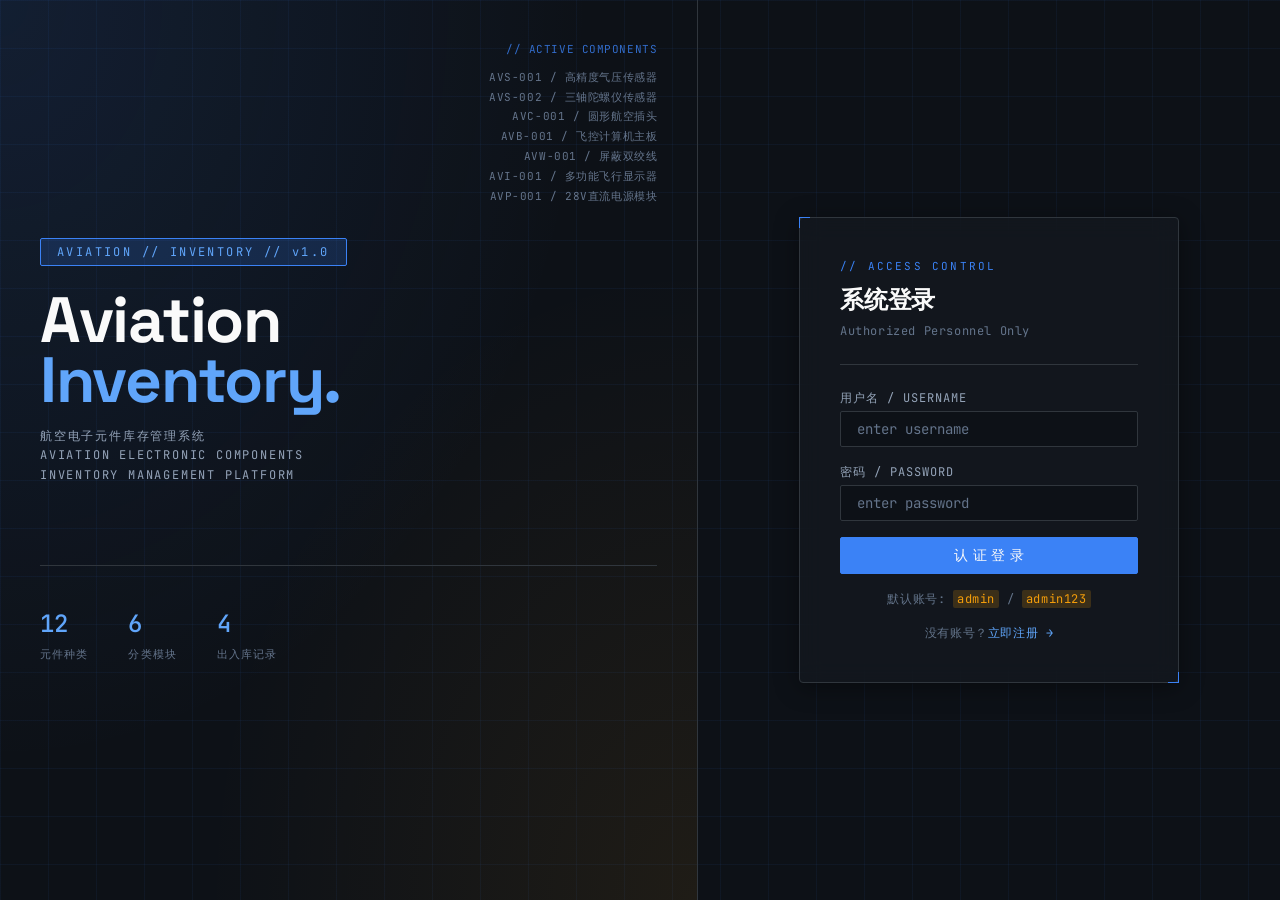
<file: src/main/webapp/index.html>
<!DOCTYPE html>
<html lang="zh-CN">
<head>
    <meta charset="UTF-8">
    <meta name="viewport" content="width=device-width, initial-scale=1.0">
    <title>航空电子元件库存管理系统 - 登录</title>
    <link rel="preconnect" href="https://fonts.googleapis.com">
    <link rel="preconnect" href="https://fonts.gstatic.com" crossorigin>
    <link href="https://fonts.googleapis.com/css2?family=Space+Grotesk:wght@400;500;600;700&family=JetBrains+Mono:wght@400;500;700&display=swap" rel="stylesheet">
    <link rel="stylesheet" href="css/style.css">
</head>
<body class="login-body">

    <!-- 左侧 Hero -->
    <div class="login-hero">
        <div class="hero-codes">
            AVS-001 / 高精度气压传感器<br>
            AVS-002 / 三轴陀螺仪传感器<br>
            AVC-001 / 圆形航空插头<br>
            AVB-001 / 飞控计算机主板<br>
            AVW-001 / 屏蔽双绞线<br>
            AVI-001 / 多功能飞行显示器<br>
            AVP-001 / 28V直流电源模块
        </div>

        <span class="hero-tag">AVIATION // INVENTORY // v1.0</span>

        <h1 class="hero-title">
            Aviation
            <span class="accent">Inventory.</span>
        </h1>

        <p class="hero-subtitle">
            航空电子元件库存管理系统<br>
            Aviation Electronic Components<br>
            Inventory Management Platform
        </p>

        <div class="hero-stats">
            <div class="hero-stat">
                <span class="hero-stat-value">12</span>
                <span class="hero-stat-label">元件种类</span>
            </div>
            <div class="hero-stat">
                <span class="hero-stat-value">6</span>
                <span class="hero-stat-label">分类模块</span>
            </div>
            <div class="hero-stat">
                <span class="hero-stat-value">4</span>
                <span class="hero-stat-label">出入库记录</span>
            </div>
        </div>
    </div>

    <!-- 右侧登录卡 -->
    <div class="login-form-side">
        <div class="login-container with-corners">
            <div class="login-header">
                <span class="label">// ACCESS CONTROL</span>
                <h1>系统登录</h1>
                <p>Authorized Personnel Only</p>
            </div>

            <form id="loginForm" class="login-form">
                <div class="form-group">
                    <label for="username">用户名 / Username</label>
                    <input type="text" id="username" placeholder="enter username" autocomplete="off" required>
                    <span class="error-message"></span>
                </div>
                <div class="form-group">
                    <label for="password">密码 / Password</label>
                    <input type="password" id="password" placeholder="enter password" required>
                    <span class="error-message"></span>
                </div>
                <button type="submit" class="btn btn-primary btn-block">认 证 登 录</button>
                <p class="login-hint">默认账号: <code>admin</code> / <code>admin123</code></p>
                <p class="login-hint">没有账号？<a href="register.html" style="color: var(--accent-cobalt-bright); text-decoration: none;">立即注册 →</a></p>
            </form>
        </div>
    </div>

    <script src="js/jquery-3.7.0.min.js"></script>
    <script>
        $(function() {
            $('#loginForm').on('submit', function(e) {
                e.preventDefault();
                var username = $('#username').val().trim();
                var password = $('#password').val().trim();

                if (!username || !password) {
                    alert('请输入用户名和密码');
                    return;
                }

                $.ajax({
                    url: 'login',
                    type: 'POST',
                    contentType: 'application/json',
                    data: JSON.stringify({ username: username, password: password }),
                    success: function(res) {
                        if (res.code === 200) {
                            window.sessionStorage && sessionStorage.setItem('user', JSON.stringify(res.data));
                            window.location.href = 'dashboard.html';
                        } else {
                            alert(res.msg || '登录失败');
                        }
                    },
                    error: function() {
                        alert('服务器连接失败，请检查服务是否启动');
                    }
                });
            });
        });
    </script>
</body>
</html>
</file>
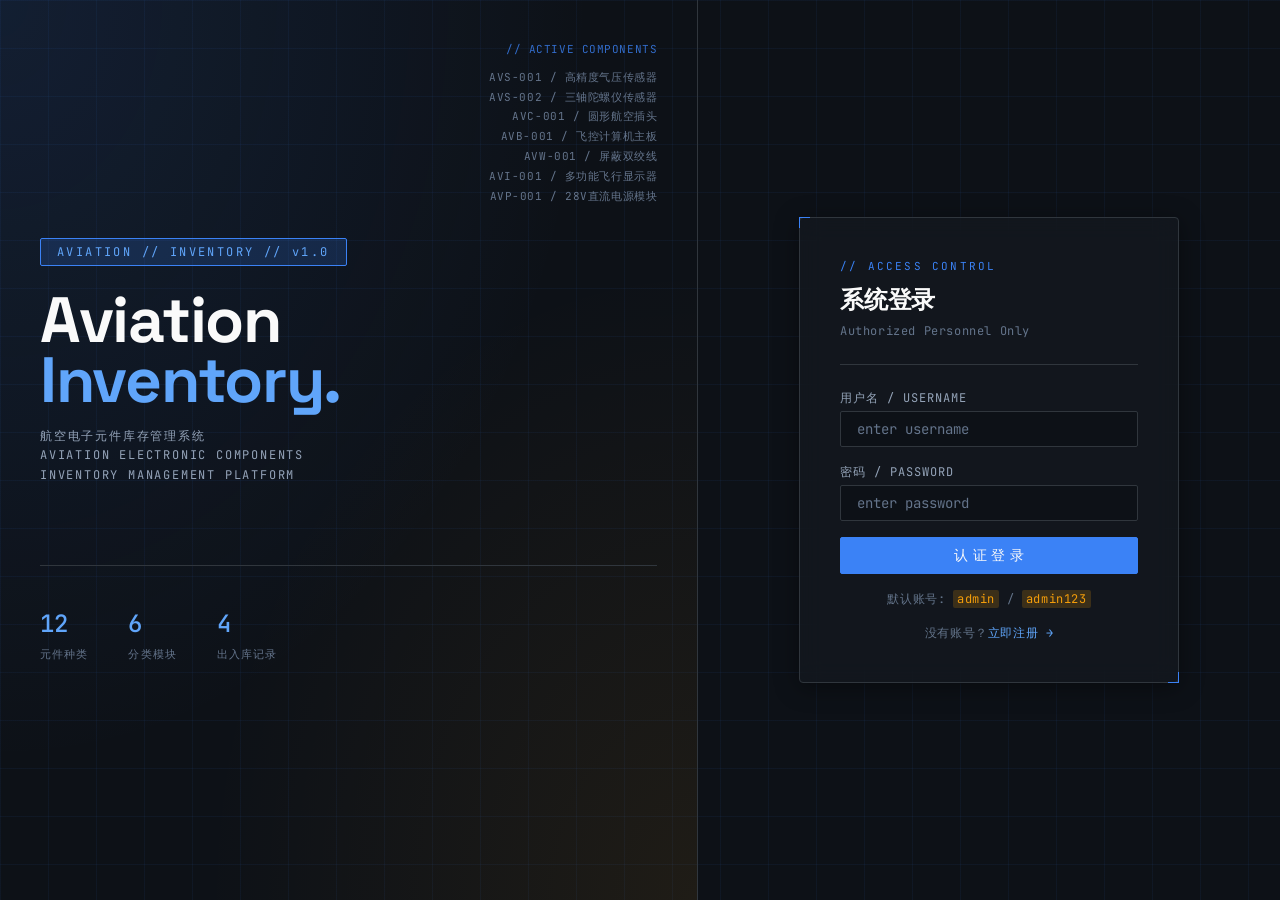
<file: src/main/webapp/dashboard.html>
<!DOCTYPE html>
<html lang="zh-CN">
<head>
    <meta charset="UTF-8">
    <title>航空电子元件库存管理系统 - 仪表盘</title>
    <link rel="preconnect" href="https://fonts.googleapis.com">
    <link rel="preconnect" href="https://fonts.gstatic.com" crossorigin>
    <link href="https://fonts.googleapis.com/css2?family=Space+Grotesk:wght@300;400;500;600;700&family=JetBrains+Mono:wght@300;400;500;700&display=swap" rel="stylesheet">
    <link rel="stylesheet" href="css/style.css">
</head>
<body>
    <nav class="navbar">
        <h2>航材库存管理</h2>
        <a href="dashboard.html" class="active">首页</a>
        <a href="components.html">元件管理</a>
        <a href="inventory.html">出入库管理</a>
        <a href="categories.html?v=20260716-2">分类管理</a>
        <a href="suppliers.html">供应商管理</a>
        <a href="profile.html">个人中心</a>
        <span class="user-info">欢迎, <span id="currentUser">管理员</span> | <a href="logout">退出</a></span>
    </nav>

    <div class="dash-container">

        <!-- ============ HERO 标题区 ============ -->
        <header class="dash-hero reveal">
            <div class="hero-meta">
                <span class="hero-label">// AVIATION INVENTORY</span>
                <span class="hero-label">// DASHBOARD v1.0</span>
                <span class="hero-label" id="heroDate">// LOADING...</span>
            </div>

            <h1 class="hero-title-xl">
                Inventory<span class="period">.</span>
            </h1>

            <p class="hero-subtitle-typewriter">
                <span id="typewriter"></span><span class="cursor">_</span>
            </p>

            <div class="hero-decoration">
                <span class="deco-line"></span>
                <span class="deco-text">SYSTEM ONLINE</span>
                <span class="deco-line"></span>
            </div>
        </header>

        <!-- ============ 大数字指标区 ============ -->
        <section class="big-numbers">
            <div class="big-num reveal" data-label="元件种类总数">
                <div class="num-label">元件种类总数</div>
                <div class="num-value" id="totalCount">0</div>
                <div class="num-suffix">TYPES</div>
            </div>
            <div class="big-num reveal" data-label="库存总量">
                <div class="num-label">库存总量</div>
                <div class="num-value" id="totalStock">0</div>
                <div class="num-suffix">UNITS</div>
            </div>
            <div class="big-num warning reveal" data-label="低库存预警">
                <div class="num-label">低库存预警</div>
                <div class="num-value" id="lowStockCount">0</div>
                <div class="num-suffix">ALERT</div>
            </div>
            <div class="big-num reveal" data-label="元件分类数">
                <div class="num-label">元件分类数</div>
                <div class="num-value" id="categoryCount">0</div>
                <div class="num-suffix">CATS</div>
            </div>
        </section>

        <!-- ============ 图表区 ============ -->
        <section class="charts-grid">
            <div class="chart-panel reveal">
                <div class="chart-header">
                    <h3 class="chart-title"><span class="bracket">[</span>元件分类占比<span class="bracket">]</span></h3>
                    <span class="chart-meta">// DONUT</span>
                </div>
                <div class="chart-body">
                    <div id="categoryChart" style="width: 100%; height: 320px;"></div>
                </div>
            </div>

            <div class="chart-panel reveal">
                <div class="chart-header">
                    <h3 class="chart-title"><span class="bracket">[</span>近7天出入库趋势<span class="bracket">]</span></h3>
                    <span class="chart-meta">// LINE</span>
                </div>
                <div class="chart-body">
                    <div id="trendChart" style="width: 100%; height: 320px;"></div>
                </div>
            </div>
        </section>

        <!-- ============ 表格区 ============ -->
        <section class="dash-tables">
            <div class="panel reveal" id="lowStockPanel" style="display:none;">
                <div class="panel-header">
                    <h3>低库存预警</h3>
                    <span class="panel-meta">// ATTENTION REQUIRED</span>
                </div>
                <table>
                    <thead><tr><th>编号</th><th>名称</th><th>当前库存</th><th>预警值</th><th>状态</th></tr></thead>
                    <tbody id="lowStockBody"></tbody>
                </table>
            </div>

            <div class="panel reveal">
                <div class="panel-header">
                    <h3>最近出入库记录</h3>
                    <span class="panel-meta">// LATEST 10</span>
                </div>
                <table>
                    <thead><tr><th>时间</th><th>编号</th><th>名称</th><th>类型</th><th>数量</th><th>操作人</th><th>备注</th></tr></thead>
                    <tbody id="recentRecords"></tbody>
                </table>
            </div>
        </section>

    </div>

    <script src="js/jquery-3.7.0.min.js"></script>
    <script src="js/echarts.min.js"></script>
    <script>
        // 当前用户
        var userStr = sessionStorage.getItem('user');
        if (!userStr) {
            window.location.href = 'index.html';
        } else {
            var u = JSON.parse(userStr);
            $('#currentUser').text(u.realName || u.username);
        }

        // 打字机效果
        var subtitleText = 'Aviation Electronic Components Inventory Management / 航空电子元件库存管理平台';
        var twIdx = 0;
        function typeWriter() {
            if (twIdx < subtitleText.length) {
                $('#typewriter').text(subtitleText.substring(0, twIdx + 1));
                twIdx++;
                setTimeout(typeWriter, 45);
            } else {
                // 完成后光标持续闪烁（CSS 已处理）
            }
        }
        setTimeout(typeWriter, 400);

        // 显示日期
        var now = new Date();
        var dateStr = now.getFullYear() + '.' + String(now.getMonth()+1).padStart(2,'0') + '.' + String(now.getDate()).padStart(2,'0');
        $('#heroDate').text('// ' + dateStr);

        // 大数字滚动动画
        var numberTimers = {};
        function animateNumber(selector, target) {
            var $el = $(selector);
            target = Number(target) || 0;
            var current = Number($el.text()) || 0;
            var distance = target - current;

            if (numberTimers[selector]) {
                clearInterval(numberTimers[selector]);
            }
            if (distance === 0) {
                $el.text(target);
                return;
            }

            var step = distance / 20;
            var frame = 0;
            numberTimers[selector] = setInterval(function() {
                frame++;
                if (frame >= 20) {
                    $el.text(target);
                    clearInterval(numberTimers[selector]);
                    delete numberTimers[selector];
                    return;
                }
                $el.text(Math.round(current + step * frame));
            }, 30);
        }

        var dashboardRequest = null;
        var dashboardRequestId = 0;
        var categoryChart = null;
        var trendChart = null;

        function escapeHtml(value) {
            return $('<div>').text(value == null ? '' : String(value)).html();
        }

        // 加载仪表盘数据。每次只保留最新请求，避免快速切换页面时旧响应覆盖新数据。
        function loadDashboardData() {
            var requestId = ++dashboardRequestId;
            if (dashboardRequest) {
                dashboardRequest.abort();
            }

            dashboardRequest = $.ajax({
                url: 'dashboard',
                method: 'GET',
                dataType: 'json',
                cache: false
            }).done(function(res) {
                if (requestId !== dashboardRequestId || res.code !== 200) { return; }
                var d = res.data;
                var stats = d.statistics;

                // 大数字滚动
                animateNumber('#totalCount', stats.totalCount || 0);
                animateNumber('#totalStock', stats.totalStock || 0);
                animateNumber('#lowStockCount', stats.lowStockCount || 0);
                animateNumber('#categoryCount', stats.categoryCount || 0);

                // 渲染环形图
                renderCategoryChart(d.categoryStats || []);
                // 渲染折线图
                renderTrendChart(d.trend7d || []);

                // 低库存预警
                var lowStockList = d.lowStockList || [];
                var html = '';
                for (var i = 0; i < lowStockList.length; i++) {
                    var c = lowStockList[i];
                    html += '<tr><td class="mono">' + escapeHtml(c.partNumber) + '</td><td>' + escapeHtml(c.name) + '</td>'
                        + '<td class="mono">' + escapeHtml(c.stockQuantity) + '</td><td class="mono">' + escapeHtml(c.minStock) + '</td>'
                        + '<td><span class="tag tag-low">库存不足</span></td></tr>';
                }
                $('#lowStockBody').html(html);
                $('#lowStockPanel').toggle(lowStockList.length > 0);

                // 最近记录
                var records = d.recentRecords || [];
                var rhtml = '';
                var limit = Math.min(records.length, 10);
                for (var j = 0; j < limit; j++) {
                    var r = records[j];
                    var tagClass = r.type === 'in' ? 'tag-in' : 'tag-out';
                    var tagText = r.type === 'in' ? '入库' : '出库';
                    rhtml += '<tr><td>' + escapeHtml(r.createTime) + '</td><td class="mono">' + escapeHtml(r.partNumber) + '</td>'
                        + '<td>' + escapeHtml(r.componentName) + '</td>'
                        + '<td><span class="tag ' + tagClass + '">' + tagText + '</span></td>'
                        + '<td class="mono">' + escapeHtml(r.quantity) + '</td><td>' + escapeHtml(r.operator) + '</td>'
                        + '<td>' + escapeHtml(r.remark) + '</td></tr>';
                }
                $('#recentRecords').html(rhtml);
            }).always(function() {
                if (requestId === dashboardRequestId) {
                    dashboardRequest = null;
                }
            });
        }

        loadDashboardData();

        // 浏览器后退/前进可能直接恢复旧页面；从其他标签切回来时也重新获取最新库存。
        window.addEventListener('pageshow', function(event) {
            if (event.persisted) {
                loadDashboardData();
            }
        });
        document.addEventListener('visibilitychange', function() {
            if (!document.hidden) {
                loadDashboardData();
            }
        });

        // 环形图: 元件分类占比
        function renderCategoryChart(data) {
            var chartElement = document.getElementById('categoryChart');
            categoryChart = echarts.getInstanceByDom(chartElement) || echarts.init(chartElement);
            categoryChart.setOption({
                backgroundColor: 'transparent',
                tooltip: {
                    trigger: 'item',
                    renderMode: 'richText',
                    backgroundColor: 'rgba(13, 17, 23, 0.95)',
                    borderColor: '#3b82f6',
                    borderWidth: 1,
                    textStyle: { color: '#fafafa', fontFamily: 'JetBrains Mono, monospace', fontSize: 12 }
                },
                legend: {
                    type: 'scroll',
                    orient: 'vertical',
                    right: 10,
                    top: 'center',
                    textStyle: { color: '#94a3b8', fontFamily: 'JetBrains Mono, monospace', fontSize: 11 },
                    pageTextStyle: { color: '#94a3b8' }
                },
                series: [{
                    name: '元件分类',
                    type: 'pie',
                    radius: ['45%', '75%'],
                    center: ['38%', '50%'],
                    avoidLabelOverlap: false,
                    itemStyle: {
                        borderColor: '#0d1117',
                        borderWidth: 2
                    },
                    label: { show: false },
                    labelLine: { show: false },
                    emphasis: {
                        label: {
                            show: true,
                            fontSize: 14,
                            fontWeight: 600,
                            color: '#fafafa',
                            fontFamily: 'Space Grotesk, sans-serif',
                            formatter: '{b}\n{c} 件'
                        },
                        itemStyle: {
                            shadowBlur: 20,
                            shadowColor: 'rgba(59, 130, 246, 0.5)'
                        }
                    },
                    data: data,
                    color: ['#3b82f6', '#60a5fa', '#f59e0b', '#10b981', '#ef4444', '#a78bfa', '#06b6d4', '#ec4899']
                }]
            }, true);
        }

        // 折线图: 近7天出入库趋势
        function renderTrendChart(data) {
            var chartElement = document.getElementById('trendChart');
            trendChart = echarts.getInstanceByDom(chartElement) || echarts.init(chartElement);
            var dates = data.map(function(d) { return d.date; });
            var inData = data.map(function(d) { return d.inTotal; });
            var outData = data.map(function(d) { return d.outTotal; });
            trendChart.setOption({
                backgroundColor: 'transparent',
                tooltip: {
                    trigger: 'axis',
                    renderMode: 'richText',
                    backgroundColor: 'rgba(13, 17, 23, 0.95)',
                    borderColor: '#3b82f6',
                    borderWidth: 1,
                    textStyle: { color: '#fafafa', fontFamily: 'JetBrains Mono, monospace', fontSize: 12 }
                },
                legend: {
                    data: ['入库', '出库'],
                    textStyle: { color: '#94a3b8', fontFamily: 'JetBrains Mono, monospace', fontSize: 11 },
                    top: 0,
                    right: 10
                },
                grid: { left: 50, right: 20, top: 40, bottom: 40 },
                xAxis: {
                    type: 'category',
                    data: dates,
                    axisLine: { lineStyle: { color: '#30363d' } },
                    axisLabel: { color: '#64748b', fontFamily: 'JetBrains Mono, monospace', fontSize: 11 },
                    axisTick: { show: false }
                },
                yAxis: {
                    type: 'value',
                    axisLine: { show: false },
                    axisLabel: { color: '#64748b', fontFamily: 'JetBrains Mono, monospace', fontSize: 11 },
                    splitLine: { lineStyle: { color: 'rgba(48, 54, 61, 0.5)', type: 'dashed' } }
                },
                series: [
                    {
                        name: '入库',
                        type: 'line',
                        data: inData,
                        smooth: true,
                        symbol: 'circle',
                        symbolSize: 6,
                        lineStyle: { color: '#10b981', width: 2 },
                        itemStyle: { color: '#10b981', borderColor: '#0d1117', borderWidth: 2 },
                        areaStyle: {
                            color: {
                                type: 'linear', x: 0, y: 0, x2: 0, y2: 1,
                                colorStops: [
                                    { offset: 0, color: 'rgba(16, 185, 129, 0.3)' },
                                    { offset: 1, color: 'rgba(16, 185, 129, 0)' }
                                ]
                            }
                        }
                    },
                    {
                        name: '出库',
                        type: 'line',
                        data: outData,
                        smooth: true,
                        symbol: 'circle',
                        symbolSize: 6,
                        lineStyle: { color: '#ef4444', width: 2 },
                        itemStyle: { color: '#ef4444', borderColor: '#0d1117', borderWidth: 2 },
                        areaStyle: {
                            color: {
                                type: 'linear', x: 0, y: 0, x2: 0, y2: 1,
                                colorStops: [
                                    { offset: 0, color: 'rgba(239, 68, 68, 0.3)' },
                                    { offset: 1, color: 'rgba(239, 68, 68, 0)' }
                                ]
                            }
                        }
                    }
                ]
            }, true);
        }

        window.addEventListener('resize', function() {
            if (categoryChart) { categoryChart.resize(); }
            if (trendChart) { trendChart.resize(); }
        });
    </script>
</body>
</html>
</file>
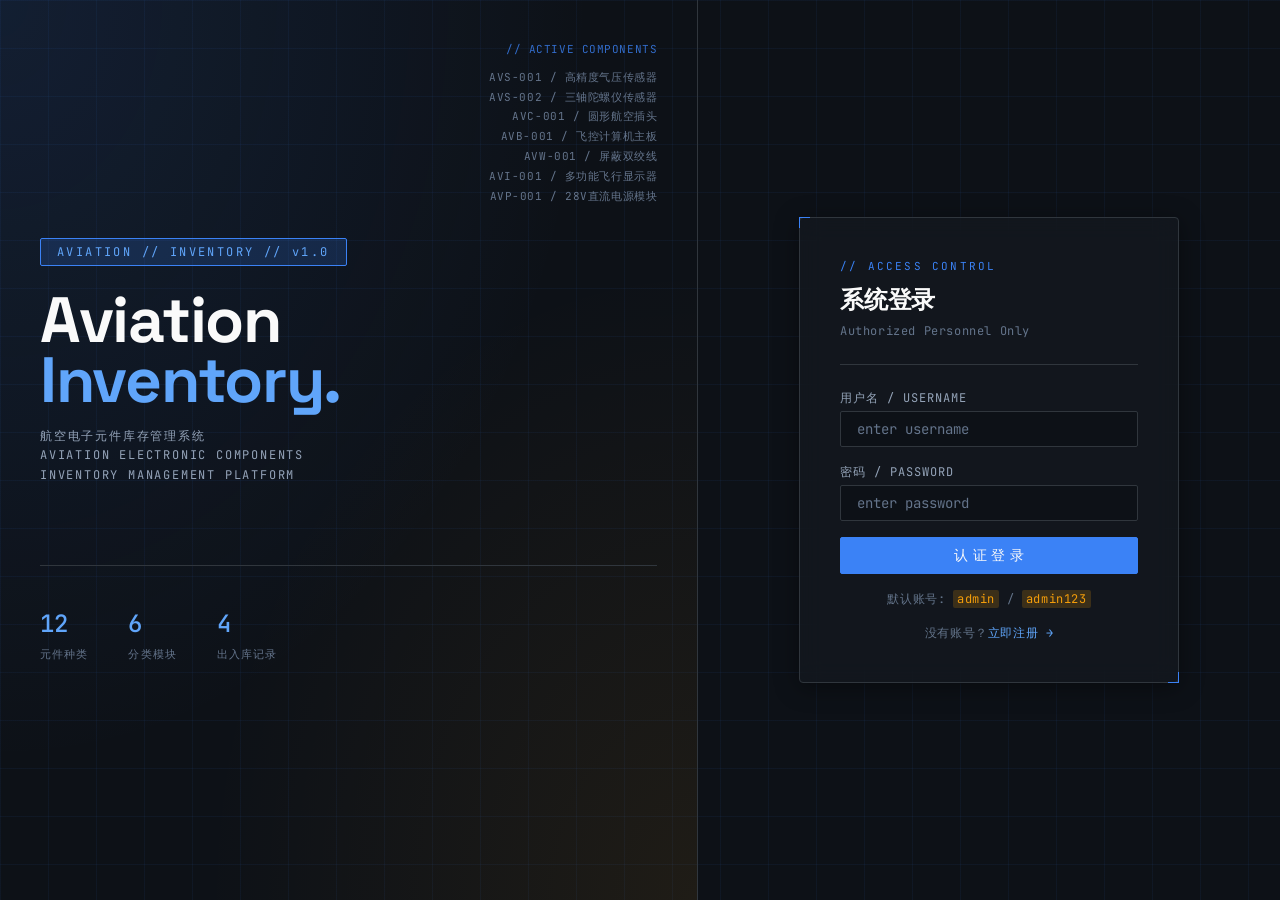
<file: src/main/webapp/profile.html>
<!DOCTYPE html>
<html lang="zh-CN">
<head>
    <meta charset="UTF-8">
    <title>航空电子元件库存管理系统 - 个人中心</title>
    <link rel="preconnect" href="https://fonts.googleapis.com">
    <link rel="preconnect" href="https://fonts.gstatic.com" crossorigin>
    <link href="https://fonts.googleapis.com/css2?family=Space+Grotesk:wght@400;500;600;700&family=JetBrains+Mono:wght@400;500;700&display=swap" rel="stylesheet">
    <link rel="stylesheet" href="css/style.css">
</head>
<body>
    <nav class="navbar">
        <h2>航材库存管理</h2>
        <a href="dashboard.html">首页</a>
        <a href="components.html">元件管理</a>
        <a href="inventory.html">出入库管理</a>
        <a href="categories.html?v=20260716-2">分类管理</a>
        <a href="suppliers.html">供应商管理</a>
        <a href="profile.html" class="active">个人中心</a>
        <span class="user-info">欢迎, <span id="currentUser">管理员</span> | <a href="logout">退出</a></span>
    </nav>

    <div class="main-content">
        <div class="profile-grid" style="display: grid; grid-template-columns: 1fr 1fr; gap: 20px;">

            <!-- 用户信息卡 -->
            <div class="panel">
                <div class="panel-header">
                    <h3>用户信息</h3>
                </div>
                <div style="padding: 20px;">
                    <div class="profile-row" style="display: flex; justify-content: space-between; padding: 12px 0; border-bottom: 1px solid var(--border-line); font-family: var(--font-mono); font-size: 13px;">
                        <span style="color: var(--text-tertiary); letter-spacing: 0.05em;">// USERNAME</span>
                        <span id="pUsername" style="color: var(--accent-cobalt-bright);">-</span>
                    </div>
                    <div class="profile-row" style="display: flex; justify-content: space-between; padding: 12px 0; border-bottom: 1px solid var(--border-line); font-family: var(--font-mono); font-size: 13px;">
                        <span style="color: var(--text-tertiary); letter-spacing: 0.05em;">// REAL_NAME</span>
                        <span id="pRealName" style="color: var(--text-primary);">-</span>
                    </div>
                    <div class="profile-row" style="display: flex; justify-content: space-between; padding: 12px 0; border-bottom: 1px solid var(--border-line); font-family: var(--font-mono); font-size: 13px;">
                        <span style="color: var(--text-tertiary); letter-spacing: 0.05em;">// ROLE</span>
                        <span id="pRole">-</span>
                    </div>
                    <div class="profile-row" style="display: flex; justify-content: space-between; padding: 12px 0; font-family: var(--font-mono); font-size: 13px;">
                        <span style="color: var(--text-tertiary); letter-spacing: 0.05em;">// CREATE_TIME</span>
                        <span id="pCreateTime" style="color: var(--text-primary);">-</span>
                    </div>
                </div>
            </div>

            <!-- 修改密码卡 -->
            <div class="panel">
                <div class="panel-header">
                    <h3>修改密码</h3>
                </div>
                <div style="padding: 20px;">
                    <div class="form-group" style="margin-bottom: 16px;">
                        <label style="display: block; margin-bottom: 6px; font-family: var(--font-mono); font-size: 12px; color: var(--text-secondary); letter-spacing: 0.05em; text-transform: uppercase;">原密码</label>
                        <input type="password" id="oldPassword" style="width: 100%; padding: 8px 12px; background: var(--bg-base); border: 1px solid var(--border-line); border-radius: 2px; color: var(--text-primary); font-family: var(--font-mono); font-size: 13px;" placeholder="enter old password">
                    </div>
                    <div class="form-group" style="margin-bottom: 16px;">
                        <label style="display: block; margin-bottom: 6px; font-family: var(--font-mono); font-size: 12px; color: var(--text-secondary); letter-spacing: 0.05em; text-transform: uppercase;">新密码</label>
                        <input type="password" id="newPassword" style="width: 100%; padding: 8px 12px; background: var(--bg-base); border: 1px solid var(--border-line); border-radius: 2px; color: var(--text-primary); font-family: var(--font-mono); font-size: 13px;" placeholder="enter new password">
                    </div>
                    <div class="form-group" style="margin-bottom: 16px;">
                        <label style="display: block; margin-bottom: 6px; font-family: var(--font-mono); font-size: 12px; color: var(--text-secondary); letter-spacing: 0.05em; text-transform: uppercase;">确认新密码</label>
                        <input type="password" id="confirmNewPassword" style="width: 100%; padding: 8px 12px; background: var(--bg-base); border: 1px solid var(--border-line); border-radius: 2px; color: var(--text-primary); font-family: var(--font-mono); font-size: 13px;" placeholder="confirm new password">
                    </div>
                    <button class="btn btn-primary" onclick="changePassword()" style="width: 100%;">确认修改</button>
                </div>
            </div>

        </div>
    </div>

    <script src="js/jquery-3.7.0.min.js"></script>
    <script>
        var currentUser = null;
        var userStr = sessionStorage.getItem('user');
        if (!userStr) {
            alert('请先登录');
            window.location.href = 'index.html';
        } else {
            currentUser = JSON.parse(userStr);
            $('#currentUser').text(currentUser.realName || currentUser.username);
            $('#pUsername').text(currentUser.username);
            $('#pRealName').text(currentUser.realName || '-');
            var roleTag = currentUser.role === 'admin'
                ? '<span class="tag tag-in">ADMIN</span>'
                : '<span class="tag tag-low">OPERATOR</span>';
            $('#pRole').html(roleTag);
            $('#pCreateTime').text(currentUser.createTime || '-');
        }

        function changePassword() {
            var oldPwd = $('#oldPassword').val();
            var newPwd = $('#newPassword').val();
            var confirmPwd = $('#confirmNewPassword').val();

            if (!oldPwd || !newPwd) { alert('请填写原密码和新密码'); return; }
            if (newPwd !== confirmPwd) { alert('两次新密码不一致'); return; }
            if (newPwd === oldPwd) { alert('新密码不能与原密码相同'); return; }

            $.ajax({
                url: 'user?action=changepwd',
                type: 'POST',
                contentType: 'application/json',
                data: JSON.stringify({
                    id: currentUser.id,
                    oldPassword: oldPwd,
                    newPassword: newPwd
                }),
                success: function(res) {
                    if (res.code === 200) {
                        alert('密码修改成功，请重新登录');
                        sessionStorage.removeItem('user');
                        window.location.href = 'logout';
                    } else {
                        alert(res.msg || '修改失败');
                    }
                },
                error: function() { alert('服务器连接失败'); }
            });
        }
    </script>
</body>
</html>
</file>
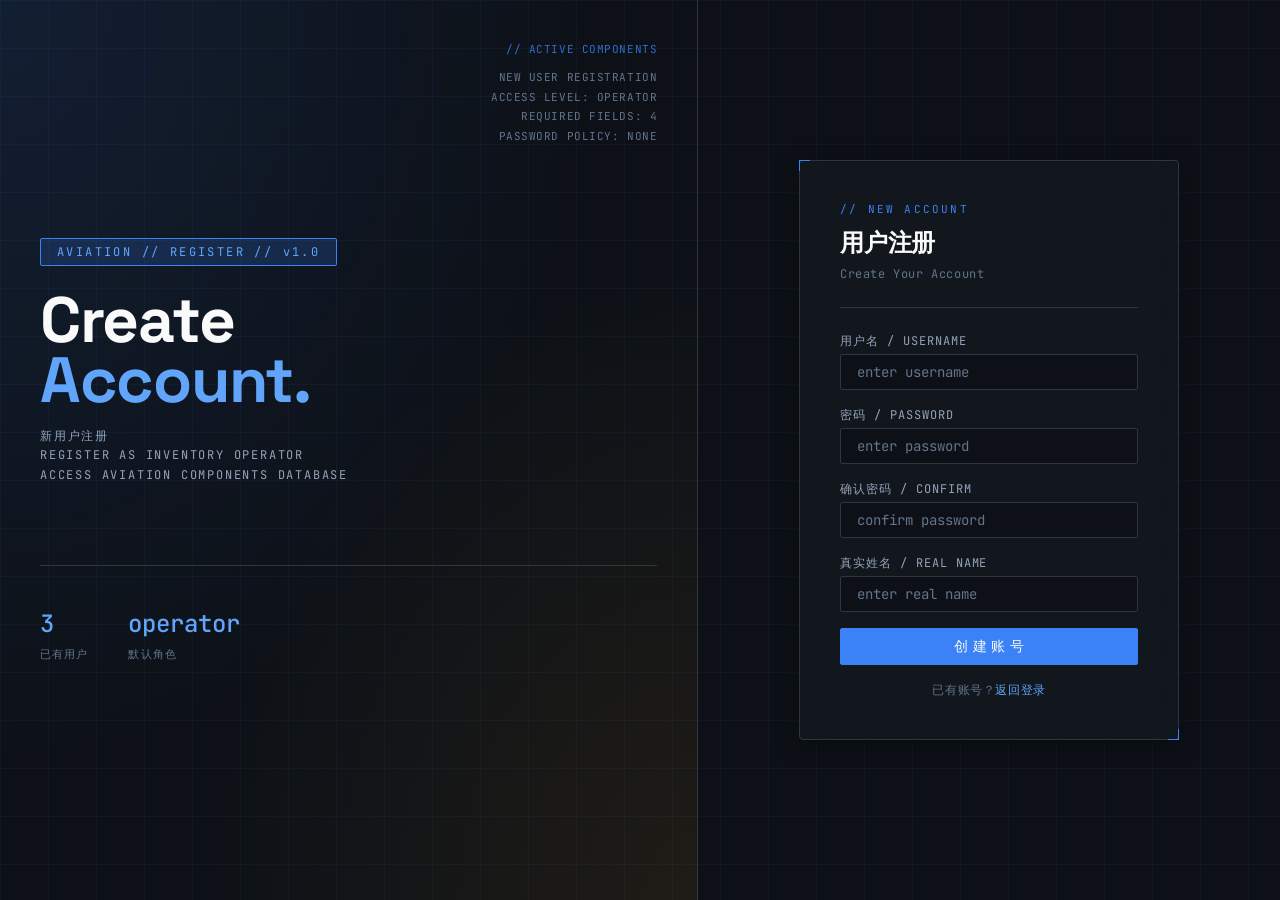
<file: src/main/webapp/register.html>
<!DOCTYPE html>
<html lang="zh-CN">
<head>
    <meta charset="UTF-8">
    <meta name="viewport" content="width=device-width, initial-scale=1.0">
    <title>航空电子元件库存管理系统 - 注册</title>
    <link rel="preconnect" href="https://fonts.googleapis.com">
    <link rel="preconnect" href="https://fonts.gstatic.com" crossorigin>
    <link href="https://fonts.googleapis.com/css2?family=Space+Grotesk:wght@400;500;600;700&family=JetBrains+Mono:wght@400;500;700&display=swap" rel="stylesheet">
    <link rel="stylesheet" href="css/style.css">
</head>
<body class="login-body">

    <!-- 左侧 Hero -->
    <div class="login-hero">
        <div class="hero-codes">
            NEW USER REGISTRATION<br>
            ACCESS LEVEL: OPERATOR<br>
            REQUIRED FIELDS: 4<br>
            PASSWORD POLICY: NONE
        </div>

        <span class="hero-tag">AVIATION // REGISTER // v1.0</span>

        <h1 class="hero-title">
            Create
            <span class="accent">Account.</span>
        </h1>

        <p class="hero-subtitle">
            新用户注册<br>
            Register as Inventory Operator<br>
            Access Aviation Components Database
        </p>

        <div class="hero-stats">
            <div class="hero-stat">
                <span class="hero-stat-value">3</span>
                <span class="hero-stat-label">已有用户</span>
            </div>
            <div class="hero-stat">
                <span class="hero-stat-value">operator</span>
                <span class="hero-stat-label">默认角色</span>
            </div>
        </div>
    </div>

    <!-- 右侧注册卡 -->
    <div class="login-form-side">
        <div class="login-container with-corners">
            <div class="login-header">
                <span class="label">// NEW ACCOUNT</span>
                <h1>用户注册</h1>
                <p>Create Your Account</p>
            </div>

            <form id="registerForm" class="login-form">
                <div class="form-group">
                    <label for="username">用户名 / Username</label>
                    <input type="text" id="username" placeholder="enter username" autocomplete="off" required>
                </div>
                <div class="form-group">
                    <label for="password">密码 / Password</label>
                    <input type="password" id="password" placeholder="enter password" required>
                </div>
                <div class="form-group">
                    <label for="confirmPassword">确认密码 / Confirm</label>
                    <input type="password" id="confirmPassword" placeholder="confirm password" required>
                </div>
                <div class="form-group">
                    <label for="realName">真实姓名 / Real Name</label>
                    <input type="text" id="realName" placeholder="enter real name" autocomplete="off">
                </div>
                <button type="submit" class="btn btn-primary btn-block">创 建 账 号</button>
                <p class="login-hint">已有账号？<a href="index.html" style="color: var(--accent-cobalt-bright); text-decoration: none;">返回登录</a></p>
            </form>
        </div>
    </div>

    <script src="js/jquery-3.7.0.min.js"></script>
    <script>
        $(function() {
            $('#registerForm').on('submit', function(e) {
                e.preventDefault();
                var username = $('#username').val().trim();
                var password = $('#password').val();
                var confirmPassword = $('#confirmPassword').val();
                var realName = $('#realName').val().trim();

                if (!username || !password) {
                    alert('用户名和密码不能为空');
                    return;
                }
                if (password !== confirmPassword) {
                    alert('两次输入的密码不一致');
                    return;
                }

                $.ajax({
                    url: 'user?action=register',
                    type: 'POST',
                    contentType: 'application/json',
                    data: JSON.stringify({
                        username: username,
                        password: password,
                        realName: realName
                    }),
                    success: function(res) {
                        if (res.code === 200) {
                            alert('注册成功，请登录');
                            window.location.href = 'index.html';
                        } else {
                            alert(res.msg || '注册失败');
                        }
                    },
                    error: function() {
                        alert('服务器连接失败');
                    }
                });
            });
        });
    </script>
</body>
</html>
</file>
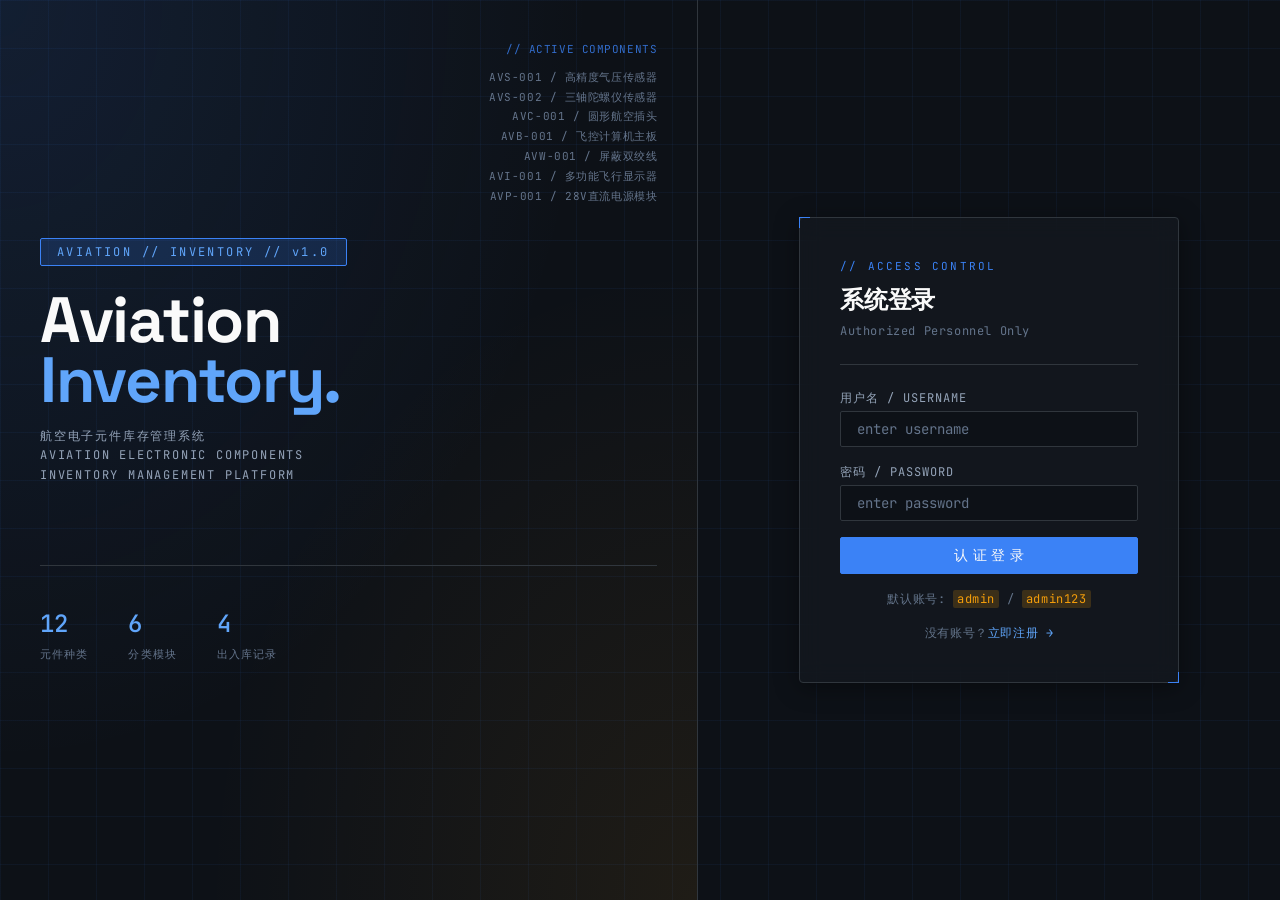
<file: src/main/webapp/suppliers.html>
<!DOCTYPE html>
<html lang="zh-CN">
<head>
    <meta charset="UTF-8">
    <title>航空电子元件库存管理系统 - 供应商管理</title>
    <link rel="preconnect" href="https://fonts.googleapis.com">
    <link rel="preconnect" href="https://fonts.gstatic.com" crossorigin>
    <link href="https://fonts.googleapis.com/css2?family=Space+Grotesk:wght@400;500;600;700&family=JetBrains+Mono:wght@400;500;700&display=swap" rel="stylesheet">
    <link rel="stylesheet" href="css/style.css">
</head>
<body>
    <nav class="navbar">
        <h2>航材库存管理</h2>
        <a href="dashboard.html">首页</a>
        <a href="components.html">元件管理</a>
        <a href="inventory.html">出入库管理</a>
        <a href="categories.html?v=20260716-2">分类管理</a>
        <a href="suppliers.html" class="active">供应商管理</a>
        <a href="profile.html">个人中心</a>
        <span class="user-info">欢迎, <span id="currentUser">管理员</span> | <a href="logout">退出</a></span>
    </nav>

    <div class="main-content">
        <div class="panel">
            <div class="panel-header">
                <h3>供应商列表</h3>
                <div class="panel-toolbar">
                    <input type="text" id="searchInput" placeholder="搜索编号/名称/联系人..." style="min-width: 200px;">
                    <select id="filterLevel" style="min-width: 120px;">
                        <option value="">全部等级</option>
                        <option value="qualified">合格</option>
                        <option value="pending">待评估</option>
                        <option value="blacklist">黑名单</option>
                    </select>
                    <button class="btn btn-primary btn-sm" onclick="searchSuppliers()">查询</button>
                    <button class="btn btn-cancel btn-sm" onclick="resetFilter()">重置</button>
                    <button class="btn btn-success btn-sm" onclick="showAddModal()">+ 新增供应商</button>
                </div>
            </div>
            <table>
                <thead>
                    <tr>
                        <th>编号</th>
                        <th>供应商名称</th>
                        <th>联系人</th>
                        <th>电话</th>
                        <th>等级</th>
                        <th>创建时间</th>
                        <th>操作</th>
                    </tr>
                </thead>
                <tbody id="supplierBody"></tbody>
            </table>
        </div>
    </div>

    <!-- 新增/编辑弹窗 -->
    <div class="modal-overlay" id="supplierModal">
        <div class="modal">
            <h3 id="modalTitle">新增供应商</h3>
            <input type="hidden" id="editId">
            <div class="form-group"><label>供应商编号 *</label><input type="text" id="supplierCode" placeholder="如: SUP-009"></div>
            <div class="form-group"><label>供应商名称 *</label><input type="text" id="name" placeholder="如: 中航电子有限公司"></div>
            <div class="form-group"><label>联系人</label><input type="text" id="contactPerson" placeholder="如: 王建国"></div>
            <div class="form-group"><label>联系电话</label><input type="text" id="phone" placeholder="如: 010-88561234"></div>
            <div class="form-group"><label>邮箱</label><input type="text" id="email" placeholder="如: sales@example.com"></div>
            <div class="form-group"><label>地址</label><input type="text" id="address" placeholder="如: 北京市海淀区..."></div>
            <div class="form-group">
                <label>等级</label>
                <select id="level">
                    <option value="qualified">合格</option>
                    <option value="pending">待评估</option>
                    <option value="blacklist">黑名单</option>
                </select>
            </div>
            <div class="form-group"><label>备注</label><textarea id="remark"></textarea></div>
            <div class="modal-actions">
                <button class="btn btn-cancel" onclick="closeModal()">取消</button>
                <button class="btn btn-primary" id="supplierSubmitBtn" onclick="saveSupplier()">保存</button>
            </div>
        </div>
    </div>

    <!-- 供应商元件详情弹窗 -->
    <div class="modal-overlay" id="componentsModal">
        <div class="modal">
            <h3>该供应商供应的元件</h3>
            <table>
                <thead><tr><th>编号</th><th>名称</th><th>厂家</th><th>库存</th><th>预警值</th></tr></thead>
                <tbody id="supplierComponentsBody"></tbody>
            </table>
            <div class="modal-actions">
                <button class="btn btn-cancel" onclick="closeComponentsModal()">关闭</button>
            </div>
        </div>
    </div>

    <script src="js/jquery-3.7.0.min.js"></script>
    <script>
        var userStr = sessionStorage.getItem('user');
        if (!userStr) {
            window.location.href = 'index.html';
        } else {
            var user = JSON.parse(userStr);
            $('#currentUser').text(user.realName || user.username);
        }

        function escapeHtml(value) {
            return $('<div>').text(value == null ? '' : String(value)).html();
        }

        function levelTag(level) {
            if (level === 'qualified') return '<span class="tag tag-ok">合格</span>';
            if (level === 'pending') return '<span class="tag tag-low">待评估</span>';
            if (level === 'blacklist') return '<span class="tag tag-out">黑名单</span>';
            return '<span class="tag">' + escapeHtml(level || '-') + '</span>';
        }

        function renderTable(list) {
            var html = '';
            for (var i = 0; i < list.length; i++) {
                var s = list[i];
                html += '<tr><td class="mono">' + escapeHtml(s.supplierCode) + '</td>'
                    + '<td>' + escapeHtml(s.name) + '</td>'
                    + '<td>' + escapeHtml(s.contactPerson || '-') + '</td>'
                    + '<td class="mono">' + escapeHtml(s.phone || '-') + '</td>'
                    + '<td>' + levelTag(s.level) + '</td>'
                    + '<td>' + escapeHtml(s.createTime || '') + '</td>'
                    + '<td><button class="btn btn-primary btn-sm js-view-components" data-id="' + escapeHtml(s.id) + '">查看元件</button> '
                    + '<button class="btn btn-primary btn-sm js-edit-supplier" data-id="' + escapeHtml(s.id) + '">编辑</button> '
                    + '<button class="btn btn-danger btn-sm js-delete-supplier" data-id="' + escapeHtml(s.id)
                    + '">删除</button></td></tr>';
            }
            $('#supplierBody').html(html);
        }

        function loadSuppliers() {
            $.get('supplier?action=list', function(res) {
                if (res.code === 200) { renderTable(res.data); }
            });
        }

        function searchSuppliers() {
            var keyword = $('#searchInput').val().trim();
            var level = $('#filterLevel').val();
            var params = [];
            if (keyword) params.push('keyword=' + encodeURIComponent(keyword));
            if (level) params.push('level=' + level);
            var query = params.length ? '&' + params.join('&') : '';
            $.get('supplier?action=search' + query, function(res) {
                if (res.code === 200) { renderTable(res.data); }
            });
        }

        function resetFilter() {
            $('#searchInput').val('');
            $('#filterLevel').val('');
            loadSuppliers();
        }

        function showAddModal() {
            $('#modalTitle').text('新增供应商');
            $('#editId').val('');
            $('#supplierCode,#name,#contactPerson,#phone,#email,#address,#remark').val('');
            $('#level').val('qualified');
            $('#supplierModal').addClass('show');
        }

        function editSupplier(id) {
            $.get('supplier?action=detail&id=' + id, function(res) {
                if (res.code === 200) {
                    var s = res.data;
                    $('#modalTitle').text('编辑供应商');
                    $('#editId').val(s.id);
                    $('#supplierCode').val(s.supplierCode);
                    $('#name').val(s.name);
                    $('#contactPerson').val(s.contactPerson);
                    $('#phone').val(s.phone);
                    $('#email').val(s.email);
                    $('#address').val(s.address);
                    $('#level').val(s.level);
                    $('#remark').val(s.remark);
                    $('#supplierModal').addClass('show');
                }
            });
        }

        function closeModal() { $('#supplierModal').removeClass('show'); }

        var supplierSaving = false;

        function saveSupplier() {
            if (supplierSaving) { return; }
            var data = {
                supplierCode: $('#supplierCode').val().trim(),
                name: $('#name').val().trim(),
                contactPerson: $('#contactPerson').val().trim(),
                phone: $('#phone').val().trim(),
                email: $('#email').val().trim(),
                address: $('#address').val().trim(),
                level: $('#level').val(),
                remark: $('#remark').val().trim()
            };
            if (!data.supplierCode || !data.name) { alert('编号和名称为必填项'); return; }

            var editId = $('#editId').val();
            if (editId) { data.id = parseInt(editId); }
            var action = editId ? 'update' : 'add';
            supplierSaving = true;
            $('#supplierSubmitBtn').prop('disabled', true).text('保存中...');

            $.ajax({
                url: 'supplier?action=' + action,
                type: 'POST',
                contentType: 'application/json',
                data: JSON.stringify(data),
                processData: false,
                success: function(res) {
                    if (res.code === 200) { closeModal(); loadSuppliers(); alert('保存成功'); }
                    else { alert(res.msg || '保存失败'); }
                },
                complete: function() {
                    supplierSaving = false;
                    $('#supplierSubmitBtn').prop('disabled', false).text('保存');
                }
            });
        }

        function deleteSupplier(id, name) {
            if (!confirm('确定删除供应商【' + name + '】吗？\n注意: 该供应商下的元件不会删除，但供应商字段会置空。')) return;
            $.get('supplier?action=delete&id=' + id, function(res) {
                if (res.code === 200) { loadSuppliers(); alert('删除成功'); }
                else { alert(res.msg || '删除失败'); }
            });
        }

        function viewComponents(id) {
            $.get('supplier?action=components&id=' + id, function(res) {
                if (res.code === 200) {
                    var list = res.data || [];
                    var html = '';
                    if (list.length === 0) {
                        html = '<tr><td colspan="5" style="text-align: center; color: var(--text-tertiary); padding: 24px;">// 该供应商暂无关联元件</td></tr>';
                    } else {
                        for (var i = 0; i < list.length; i++) {
                            var c = list[i];
                            html += '<tr><td class="mono">' + escapeHtml(c.partNumber) + '</td>'
                                + '<td>' + escapeHtml(c.name) + '</td>'
                                + '<td>' + escapeHtml(c.manufacturer || '-') + '</td>'
                                + '<td class="mono">' + escapeHtml(c.stockQuantity) + '</td>'
                                + '<td class="mono">' + escapeHtml(c.minStock) + '</td></tr>';
                        }
                    }
                    $('#supplierComponentsBody').html(html);
                    $('#componentsModal').addClass('show');
                }
            });
        }

        function closeComponentsModal() { $('#componentsModal').removeClass('show'); }

        $('#supplierBody').on('click', '.js-view-components', function() {
            viewComponents($(this).attr('data-id'));
        });
        $('#supplierBody').on('click', '.js-edit-supplier', function() {
            editSupplier($(this).attr('data-id'));
        });
        $('#supplierBody').on('click', '.js-delete-supplier', function() {
            var name = $(this).closest('tr').children('td').eq(1).text();
            deleteSupplier($(this).attr('data-id'), name);
        });

        loadSuppliers();
    </script>
</body>
</html>
</file>
<file: src/main/webapp/css/style.css>
/* ============================================
   航空电子元件库存管理系统 - 仪表盘风格
   设计语言: 航空 HUD / 工程蓝图 / 暗夜钴蓝
   ============================================ */

/* ---- 设计 Token ---- */
:root {
    /* 色彩系统 */
    --bg-base: #0d1117;
    --bg-elevated: #161b22;
    --bg-overlay: #1c2333;
    --border-line: #30363d;
    --border-strong: #48515c;

    --text-primary: #fafafa;
    --text-secondary: #94a3b8;
    --text-tertiary: #64748b;

    --accent-cobalt: #3b82f6;
    --accent-cobalt-bright: #60a5fa;
    --accent-cobalt-glow: rgba(59, 130, 246, 0.18);
    --accent-amber: #f59e0b;
    --accent-amber-glow: rgba(245, 158, 11, 0.18);
    --accent-emerald: #10b981;
    --accent-crimson: #ef4444;

    /* 字体 */
    --font-display: 'Space Grotesk', 'Microsoft YaHei', sans-serif;
    --font-body: 'Microsoft YaHei', 'PingFang SC', sans-serif;
    --font-mono: 'JetBrains Mono', 'Consolas', 'Courier New', monospace;

    /* 字号 */
    --text-hero: clamp(2.5rem, 5vw, 4.5rem);
    --text-display: clamp(1.75rem, 3vw, 2.25rem);
    --text-heading: 1.125rem;
    --text-body: 0.875rem;
    --text-caption: 0.75rem;
    --text-micro: 0.6875rem;

    /* 间距 */
    --space-xs: 4px;
    --space-sm: 8px;
    --space-md: 16px;
    --space-lg: 24px;
    --space-xl: 40px;
    --space-2xl: 64px;

    /* 圆角: 航空仪表盘风用极小圆角,保留机械感 */
    --radius-sm: 2px;
    --radius-md: 4px;
    --radius-lg: 6px;

    /* 阴影 */
    --shadow-panel: 0 4px 24px rgba(0, 0, 0, 0.4);
    --shadow-card: 0 2px 12px rgba(0, 0, 0, 0.3);
    --shadow-glow-cobalt: 0 0 24px var(--accent-cobalt-glow);
    --shadow-glow-amber: 0 0 24px var(--accent-amber-glow);
}

* { margin: 0; padding: 0; box-sizing: border-box; }

html, body { height: 100%; }

body {
    font-family: var(--font-body);
    background: var(--bg-base);
    color: var(--text-primary);
    font-size: var(--text-body);
    line-height: 1.5;
    -webkit-font-smoothing: antialiased;
    /* 蓝图网格背景 - 极淡的钴蓝网格线 */
    background-image:
        linear-gradient(rgba(59, 130, 246, 0.04) 1px, transparent 1px),
        linear-gradient(90deg, rgba(59, 130, 246, 0.04) 1px, transparent 1px);
    background-size: 32px 32px;
    background-position: -1px -1px;
}

/* ---- 通用: L 型角标装饰(克制 HUD 元素) ---- */
.with-corners { position: relative; }
.with-corners::before,
.with-corners::after {
    content: '';
    position: absolute;
    width: 10px;
    height: 10px;
    border: 1px solid var(--accent-cobalt);
    pointer-events: none;
}
.with-corners::before {
    top: -1px; left: -1px;
    border-right: none;
    border-bottom: none;
}
.with-corners::after {
    bottom: -1px; right: -1px;
    border-left: none;
    border-top: none;
}

/* ============================================
   登录页 - Hero 双栏不对称布局
   ============================================ */
.login-body {
    display: grid;
    grid-template-columns: 1.2fr 1fr;
    min-height: 100vh;
    background: var(--bg-base);
    /* 登录页更深的蓝图网格 */
    background-image:
        linear-gradient(rgba(59, 130, 246, 0.06) 1px, transparent 1px),
        linear-gradient(90deg, rgba(59, 130, 246, 0.06) 1px, transparent 1px);
    background-size: 48px 48px;
    overflow: hidden;
}

/* 左侧 Hero */
.login-hero {
    position: relative;
    padding: var(--space-2xl) var(--space-xl);
    display: flex;
    flex-direction: column;
    justify-content: center;
    overflow: hidden;
    background:
        radial-gradient(ellipse at top left, rgba(59, 130, 246, 0.12), transparent 60%),
        radial-gradient(ellipse at bottom right, rgba(245, 158, 11, 0.08), transparent 50%);
    border-right: 1px solid var(--border-line);
}

/* Hero 顶部装饰: 航空元件代号列表 */
.hero-codes {
    position: absolute;
    top: var(--space-xl);
    right: var(--space-xl);
    font-family: var(--font-mono);
    font-size: var(--text-micro);
    color: var(--text-tertiary);
    text-align: right;
    line-height: 1.8;
    letter-spacing: 0.05em;
    opacity: 0.7;
}
.hero-codes::before {
    content: '// ACTIVE COMPONENTS';
    display: block;
    color: var(--accent-cobalt);
    margin-bottom: var(--space-sm);
    opacity: 0.8;
}

.hero-tag {
    display: inline-block;
    font-family: var(--font-mono);
    font-size: var(--text-caption);
    color: var(--accent-cobalt-bright);
    letter-spacing: 0.2em;
    padding: var(--space-xs) var(--space-md);
    border: 1px solid var(--accent-cobalt);
    border-radius: var(--radius-sm);
    margin-bottom: var(--space-lg);
    width: fit-content;
    background: var(--accent-cobalt-glow);
}

.hero-title {
    font-family: var(--font-display);
    font-size: var(--text-hero);
    font-weight: 700;
    line-height: 0.95;
    letter-spacing: -0.02em;
    margin-bottom: var(--space-md);
    color: var(--text-primary);
}
.hero-title .accent {
    color: var(--accent-cobalt-bright);
    display: block;
}

.hero-subtitle {
    font-family: var(--font-mono);
    font-size: var(--text-caption);
    color: var(--text-secondary);
    letter-spacing: 0.15em;
    text-transform: uppercase;
    margin-bottom: var(--space-xl);
    line-height: 1.6;
}

.hero-stats {
    display: flex;
    gap: var(--space-xl);
    margin-top: var(--space-xl);
    padding-top: var(--space-xl);
    border-top: 1px solid var(--border-line);
}
.hero-stat {
    display: flex;
    flex-direction: column;
    gap: var(--space-xs);
}
.hero-stat-value {
    font-family: var(--font-mono);
    font-size: 1.5rem;
    font-weight: 500;
    color: var(--accent-cobalt-bright);
}
.hero-stat-label {
    font-family: var(--font-mono);
    font-size: var(--text-micro);
    color: var(--text-tertiary);
    letter-spacing: 0.1em;
    text-transform: uppercase;
}

/* 右侧登录卡 */
.login-form-side {
    display: flex;
    align-items: center;
    justify-content: center;
    padding: var(--space-xl);
    position: relative;
}

.login-container {
    width: 100%;
    max-width: 380px;
    position: relative;
    background: rgba(22, 27, 34, 0.6);
    backdrop-filter: blur(12px);
    -webkit-backdrop-filter: blur(12px);
    border: 1px solid var(--border-line);
    border-radius: var(--radius-md);
    padding: var(--space-xl);
    box-shadow: var(--shadow-panel);
}

.login-header {
    margin-bottom: var(--space-lg);
    padding-bottom: var(--space-lg);
    border-bottom: 1px solid var(--border-line);
}
.login-header .label {
    font-family: var(--font-mono);
    font-size: var(--text-micro);
    color: var(--accent-cobalt);
    letter-spacing: 0.2em;
    margin-bottom: var(--space-sm);
    display: block;
}
.login-header h1 {
    font-family: var(--font-display);
    font-size: 1.5rem;
    font-weight: 600;
    color: var(--text-primary);
    letter-spacing: -0.01em;
    margin-bottom: var(--space-xs);
}
.login-header p {
    font-family: var(--font-mono);
    font-size: var(--text-caption);
    color: var(--text-tertiary);
    letter-spacing: 0.05em;
}

.login-form .form-group {
    margin-bottom: var(--space-md);
}
.login-form label {
    display: block;
    margin-bottom: var(--space-xs);
    font-family: var(--font-mono);
    font-size: var(--text-caption);
    color: var(--text-secondary);
    letter-spacing: 0.08em;
    text-transform: uppercase;
}
.login-form input {
    width: 100%;
    padding: var(--space-sm) var(--space-md);
    background: var(--bg-base);
    border: 1px solid var(--border-line);
    border-radius: var(--radius-sm);
    color: var(--text-primary);
    font-family: var(--font-mono);
    font-size: var(--text-body);
    transition: border-color 0.2s, box-shadow 0.2s;
}
.login-form input::placeholder {
    color: var(--text-tertiary);
}
.login-form input:focus {
    outline: none;
    border-color: var(--accent-cobalt);
    box-shadow: 0 0 0 3px var(--accent-cobalt-glow);
}
.error-message {
    font-family: var(--font-mono);
    font-size: var(--text-caption);
    color: var(--accent-crimson);
    display: none;
    margin-top: var(--space-xs);
}
.error-message.show { display: block; }

/* ============================================
   按钮
   ============================================ */
.btn {
    padding: var(--space-sm) var(--space-md);
    border: 1px solid transparent;
    border-radius: var(--radius-sm);
    font-family: var(--font-display);
    font-size: var(--text-body);
    font-weight: 500;
    letter-spacing: 0.02em;
    cursor: pointer;
    transition: all 0.18s ease;
    display: inline-flex;
    align-items: center;
    justify-content: center;
    gap: var(--space-xs);
}
.btn:active { transform: translateY(0); }

.btn-primary {
    background: var(--accent-cobalt);
    color: var(--text-primary);
    border-color: var(--accent-cobalt);
}
.btn-primary:hover {
    background: var(--accent-cobalt-bright);
    box-shadow: var(--shadow-glow-cobalt);
    transform: translateY(-1px);
}

.btn-success {
    background: transparent;
    color: var(--accent-emerald);
    border-color: var(--accent-emerald);
}
.btn-success:hover {
    background: var(--accent-emerald);
    color: var(--bg-base);
}

.btn-danger {
    background: transparent;
    color: var(--accent-crimson);
    border-color: var(--accent-crimson);
}
.btn-danger:hover {
    background: var(--accent-crimson);
    color: var(--text-primary);
}

.btn-warning {
    background: transparent;
    color: var(--accent-amber);
    border-color: var(--accent-amber);
}
.btn-warning:hover {
    background: var(--accent-amber);
    color: var(--bg-base);
    box-shadow: var(--shadow-glow-amber);
}

.btn-cancel {
    background: transparent;
    color: var(--text-secondary);
    border-color: var(--border-line);
}
.btn-cancel:hover {
    border-color: var(--border-strong);
    color: var(--text-primary);
}

.btn-block { display: flex; width: 100%; }
.btn-sm { padding: var(--space-xs) var(--space-md); font-size: var(--text-caption); }

.login-hint {
    text-align: center;
    margin-top: var(--space-md);
    font-family: var(--font-mono);
    font-size: var(--text-caption);
    color: var(--text-tertiary);
    letter-spacing: 0.05em;
}
.login-hint code {
    color: var(--accent-amber);
    background: var(--accent-amber-glow);
    padding: 1px var(--space-xs);
    border-radius: var(--radius-sm);
    font-family: var(--font-mono);
}

/* ============================================
   导航栏
   ============================================ */
.navbar {
    background: var(--bg-elevated);
    color: var(--text-primary);
    padding: 0 var(--space-lg);
    display: flex;
    align-items: center;
    height: 56px;
    border-bottom: 1px solid var(--border-line);
    position: sticky;
    top: 0;
    z-index: 100;
    backdrop-filter: blur(8px);
}
.navbar h2 {
    font-family: var(--font-display);
    font-size: var(--text-heading);
    font-weight: 600;
    margin-right: var(--space-xl);
    letter-spacing: -0.01em;
}
.navbar h2::before {
    content: '◆ ';
    color: var(--accent-cobalt);
    font-size: 0.8em;
}
.navbar a {
    color: var(--text-secondary);
    text-decoration: none;
    padding: 0 var(--space-md);
    line-height: 56px;
    font-family: var(--font-mono);
    font-size: var(--text-caption);
    letter-spacing: 0.05em;
    text-transform: uppercase;
    transition: color 0.2s;
    position: relative;
}
.navbar a:hover { color: var(--text-primary); }
.navbar a.active {
    color: var(--accent-cobalt-bright);
}
.navbar a.active::after {
    content: '';
    position: absolute;
    bottom: -1px;
    left: var(--space-md);
    right: var(--space-md);
    height: 2px;
    background: var(--accent-cobalt);
    box-shadow: 0 0 8px var(--accent-cobalt);
}
.navbar .user-info {
    margin-left: auto;
    font-family: var(--font-mono);
    font-size: var(--text-caption);
    color: var(--text-secondary);
    display: flex;
    align-items: center;
    gap: var(--space-md);
}
.navbar .user-info a {
    padding: 0 var(--space-sm);
    line-height: 1;
    color: var(--accent-amber);
}

/* ============================================
   主内容区
   ============================================ */
.main-content {
    max-width: 1280px;
    margin: 0 auto;
    padding: var(--space-lg);
}

/* ============================================
   统计卡片
   ============================================ */
.stats-row {
    display: grid;
    grid-template-columns: repeat(4, 1fr);
    gap: var(--space-md);
    margin-bottom: var(--space-lg);
}
.stat-card {
    background: var(--bg-elevated);
    border: 1px solid var(--border-line);
    border-radius: var(--radius-md);
    padding: var(--space-lg);
    position: relative;
    transition: border-color 0.2s, transform 0.2s;
    overflow: hidden;
}
.stat-card::before {
    content: '';
    position: absolute;
    top: 0;
    left: 0;
    width: 3px;
    height: 100%;
    background: var(--accent-cobalt);
    opacity: 0.6;
}
.stat-card:hover {
    border-color: var(--accent-cobalt);
    transform: translateY(-2px);
}
.stat-card .stat-label {
    font-family: var(--font-mono);
    font-size: var(--text-micro);
    color: var(--text-tertiary);
    letter-spacing: 0.1em;
    text-transform: uppercase;
    margin-bottom: var(--space-sm);
}
.stat-card .stat-value {
    font-family: var(--font-mono);
    font-size: 2rem;
    font-weight: 500;
    color: var(--accent-cobalt-bright);
    line-height: 1;
    text-shadow: 0 0 16px var(--accent-cobalt-glow);
}
.stat-card .stat-suffix {
    font-family: var(--font-mono);
    font-size: var(--text-caption);
    color: var(--text-tertiary);
    margin-left: var(--space-xs);
}
.stat-card.warning::before { background: var(--accent-amber); }
.stat-card.warning .stat-value {
    color: var(--accent-amber);
    text-shadow: 0 0 16px var(--accent-amber-glow);
}
.stat-card.success::before { background: var(--accent-emerald); }
.stat-card.success .stat-value {
    color: var(--accent-emerald);
    text-shadow: 0 0 16px rgba(16, 185, 129, 0.2);
}

/* ============================================
   面板 / 表格
   ============================================ */
.panel {
    background: var(--bg-elevated);
    border: 1px solid var(--border-line);
    border-radius: var(--radius-md);
    margin-bottom: var(--space-lg);
    overflow: hidden;
}
.panel-header {
    display: flex;
    justify-content: space-between;
    align-items: center;
    padding: var(--space-md) var(--space-lg);
    border-bottom: 1px solid var(--border-line);
    background: rgba(28, 35, 51, 0.4);
}
.panel-header h3 {
    font-family: var(--font-display);
    font-size: var(--text-heading);
    font-weight: 600;
    color: var(--text-primary);
    letter-spacing: -0.01em;
    display: flex;
    align-items: center;
    gap: var(--space-sm);
}
.panel-header h3::before {
    content: '[';
    color: var(--accent-cobalt);
    font-family: var(--font-mono);
    font-weight: 400;
}
.panel-header h3::after {
    content: ']';
    color: var(--accent-cobalt);
    font-family: var(--font-mono);
    font-weight: 400;
}
.panel-toolbar {
    display: flex;
    gap: var(--space-sm);
    align-items: center;
}
.panel-toolbar input,
.panel-toolbar select {
    padding: var(--space-xs) var(--space-md);
    background: var(--bg-base);
    border: 1px solid var(--border-line);
    border-radius: var(--radius-sm);
    color: var(--text-primary);
    font-family: var(--font-mono);
    font-size: var(--text-caption);
    transition: border-color 0.2s;
}
.panel-toolbar input:focus,
.panel-toolbar select:focus {
    outline: none;
    border-color: var(--accent-cobalt);
}

table {
    width: 100%;
    border-collapse: collapse;
}
table th, table td {
    padding: var(--space-md);
    text-align: left;
    font-size: var(--text-body);
    border-bottom: 1px solid var(--border-line);
}
table th {
    background: rgba(13, 17, 23, 0.5);
    color: var(--text-secondary);
    font-family: var(--font-mono);
    font-weight: 500;
    font-size: var(--text-caption);
    letter-spacing: 0.08em;
    text-transform: uppercase;
    position: relative;
}
table td {
    color: var(--text-primary);
}
table td.mono {
    font-family: var(--font-mono);
    color: var(--accent-cobalt-bright);
    letter-spacing: 0.02em;
}
table tbody tr {
    transition: background 0.15s;
}
table tbody tr:hover {
    background: rgba(59, 130, 246, 0.04);
}
table tbody tr:last-child td {
    border-bottom: none;
}

/* ============================================
   标签 / 徽章
   ============================================ */
.tag {
    display: inline-block;
    padding: 2px var(--space-md);
    border-radius: var(--radius-sm);
    font-family: var(--font-mono);
    font-size: var(--text-micro);
    letter-spacing: 0.08em;
    text-transform: uppercase;
    font-weight: 500;
    border: 1px solid transparent;
}
.tag-in {
    background: rgba(16, 185, 129, 0.1);
    color: var(--accent-emerald);
    border-color: rgba(16, 185, 129, 0.3);
}
.tag-out {
    background: rgba(239, 68, 68, 0.1);
    color: var(--accent-crimson);
    border-color: rgba(239, 68, 68, 0.3);
}
.tag-low {
    background: rgba(245, 158, 11, 0.1);
    color: var(--accent-amber);
    border-color: rgba(245, 158, 11, 0.3);
}
.tag-ok {
    background: rgba(16, 185, 129, 0.1);
    color: var(--accent-emerald);
    border-color: rgba(16, 185, 129, 0.3);
}

/* ============================================
   弹窗
   ============================================ */
.modal-overlay {
    display: none;
    position: fixed;
    top: 0; left: 0;
    width: 100%;
    height: 100%;
    background: rgba(0, 0, 0, 0.7);
    backdrop-filter: blur(4px);
    z-index: 1000;
    justify-content: center;
    align-items: center;
}
.modal-overlay.show { display: flex; }
.modal {
    background: var(--bg-elevated);
    border: 1px solid var(--border-line);
    border-radius: var(--radius-md);
    padding: var(--space-lg);
    width: 500px;
    max-width: 90vw;
    max-height: 80vh;
    overflow-y: auto;
    box-shadow: var(--shadow-panel);
    position: relative;
}
.modal h3 {
    font-family: var(--font-display);
    font-size: var(--text-heading);
    font-weight: 600;
    color: var(--text-primary);
    margin-bottom: var(--space-lg);
    padding-bottom: var(--space-md);
    border-bottom: 1px solid var(--border-line);
    display: flex;
    align-items: center;
    gap: var(--space-sm);
}
.modal h3::before {
    content: '◆';
    color: var(--accent-cobalt);
    font-size: 0.7em;
}
.modal .form-group {
    margin-bottom: var(--space-md);
}
.modal .form-group label {
    display: block;
    margin-bottom: var(--space-xs);
    font-family: var(--font-mono);
    font-size: var(--text-caption);
    color: var(--text-secondary);
    letter-spacing: 0.05em;
    text-transform: uppercase;
}
.modal .form-group input,
.modal .form-group select,
.modal .form-group textarea {
    width: 100%;
    padding: var(--space-sm) var(--space-md);
    background: var(--bg-base);
    border: 1px solid var(--border-line);
    border-radius: var(--radius-sm);
    color: var(--text-primary);
    font-family: var(--font-mono);
    font-size: var(--text-body);
    transition: border-color 0.2s;
}
.modal .form-group input:focus,
.modal .form-group select:focus,
.modal .form-group textarea:focus {
    outline: none;
    border-color: var(--accent-cobalt);
    box-shadow: 0 0 0 3px var(--accent-cobalt-glow);
}
.modal .form-group textarea {
    resize: vertical;
    min-height: 60px;
    font-family: var(--font-body);
}
.modal-actions {
    display: flex;
    justify-content: flex-end;
    gap: var(--space-sm);
    margin-top: var(--space-lg);
    padding-top: var(--space-md);
    border-top: 1px solid var(--border-line);
}

/* ============================================
   入场动效: 卡片错峰淡入上浮
   ============================================ */
@keyframes fadeInUp {
    from {
        opacity: 0;
        transform: translateY(12px);
    }
    to {
        opacity: 1;
        transform: translateY(0);
    }
}
@keyframes glowPulse {
    0%, 100% { box-shadow: 0 0 0 0 var(--accent-cobalt-glow); }
    50% { box-shadow: 0 0 24px 0 var(--accent-cobalt-glow); }
}

.reveal {
    opacity: 0;
    animation: fadeInUp 0.5s ease-out forwards;
}
.reveal:nth-child(1) { animation-delay: 0.05s; }
.reveal:nth-child(2) { animation-delay: 0.12s; }
.reveal:nth-child(3) { animation-delay: 0.19s; }
.reveal:nth-child(4) { animation-delay: 0.26s; }
.reveal:nth-child(5) { animation-delay: 0.33s; }
.reveal:nth-child(6) { animation-delay: 0.40s; }

/* 登录卡入场: 比普通卡片更戏剧 */
.login-container {
    animation: fadeInUp 0.6s ease-out 0.1s forwards;
    opacity: 0;
}
.login-hero > * {
    animation: fadeInUp 0.6s ease-out forwards;
    opacity: 0;
}
.login-hero > *:nth-child(1) { animation-delay: 0.05s; }
.login-hero > *:nth-child(2) { animation-delay: 0.15s; }
.login-hero > *:nth-child(3) { animation-delay: 0.25s; }
.login-hero > *:nth-child(4) { animation-delay: 0.35s; }
.login-hero > *:nth-child(5) { animation-delay: 0.45s; }

/* 滚动条 */
::-webkit-scrollbar { width: 10px; height: 10px; }
::-webkit-scrollbar-track { background: var(--bg-base); }
::-webkit-scrollbar-thumb {
    background: var(--border-strong);
    border-radius: var(--radius-sm);
    border: 2px solid var(--bg-base);
}
::-webkit-scrollbar-thumb:hover { background: var(--accent-cobalt); }

/* 选中文本 */
::selection {
    background: var(--accent-cobalt-glow);
    color: var(--text-primary);
}

/* ============================================
   Dashboard Typography 实验风
   设计语言: 字体即版面, 超大标题 + 字距呼吸 + 打字机
   ============================================ */

.dash-container {
    max-width: 1400px;
    margin: 0 auto;
    padding: var(--space-lg) var(--space-lg) var(--space-2xl);
}

/* ---- Hero 标题区 ---- */
.dash-hero {
    padding: var(--space-xl) 0 var(--space-2xl);
    border-bottom: 1px solid var(--border-line);
    margin-bottom: var(--space-xl);
}

.hero-meta {
    display: flex;
    gap: var(--space-lg);
    margin-bottom: var(--space-md);
    flex-wrap: wrap;
}
.hero-label {
    font-family: var(--font-mono);
    font-size: var(--text-micro);
    color: var(--text-tertiary);
    letter-spacing: 0.15em;
    text-transform: uppercase;
}

.hero-title-xl {
    font-family: var(--font-display);
    font-size: clamp(3.5rem, 12vw, 9rem);
    font-weight: 700;
    line-height: 0.9;
    letter-spacing: -0.05em;
    color: var(--text-primary);
    margin-bottom: var(--space-md);
    background: linear-gradient(180deg, var(--text-primary) 0%, var(--text-secondary) 100%);
    -webkit-background-clip: text;
    background-clip: text;
    -webkit-text-fill-color: transparent;
}
.hero-title-xl .period {
    color: var(--accent-cobalt);
    -webkit-text-fill-color: var(--accent-cobalt);
    text-shadow: 0 0 32px var(--accent-cobalt-glow);
}

.hero-subtitle-typewriter {
    font-family: var(--font-mono);
    font-size: clamp(0.875rem, 1.5vw, 1.125rem);
    color: var(--text-secondary);
    letter-spacing: 0.02em;
    min-height: 1.5em;
    margin-bottom: var(--space-xl);
}
.hero-subtitle-typewriter .cursor {
    color: var(--accent-cobalt);
    animation: blink 1s infinite;
    font-weight: 500;
}
@keyframes blink {
    0%, 49% { opacity: 1; }
    50%, 100% { opacity: 0; }
}

.hero-decoration {
    display: flex;
    align-items: center;
    gap: var(--space-md);
    margin-top: var(--space-lg);
}
.deco-line {
    flex: 1;
    height: 1px;
    background: linear-gradient(90deg, transparent, var(--border-strong), transparent);
}
.deco-text {
    font-family: var(--font-mono);
    font-size: var(--text-micro);
    color: var(--accent-emerald);
    letter-spacing: 0.3em;
    text-transform: uppercase;
    padding: 2px var(--space-sm);
    border: 1px solid var(--accent-emerald);
    border-radius: var(--radius-sm);
    background: rgba(16, 185, 129, 0.08);
}
.deco-text::before {
    content: '● ';
    color: var(--accent-emerald);
    animation: pulse 2s ease-in-out infinite;
}
@keyframes pulse {
    0%, 100% { opacity: 1; }
    50% { opacity: 0.3; }
}

/* ---- 大数字指标区 ---- */
.big-numbers {
    display: grid;
    grid-template-columns: repeat(4, 1fr);
    gap: 1px;
    background: var(--border-line);
    border: 1px solid var(--border-line);
    border-radius: var(--radius-md);
    overflow: hidden;
    margin-bottom: var(--space-xl);
}
.big-num {
    background: var(--bg-elevated);
    padding: var(--space-xl) var(--space-lg);
    position: relative;
    transition: background 0.2s;
    cursor: default;
}
.big-num:hover {
    background: var(--bg-overlay);
}
.big-num .num-label {
    font-family: var(--font-mono);
    font-size: var(--text-caption);
    color: var(--text-tertiary);
    letter-spacing: 0.12em;
    text-transform: uppercase;
    margin-bottom: var(--space-md);
    transition: letter-spacing 0.3s ease;
}
.big-num:hover .num-label {
    letter-spacing: 0.18em;
}
.big-num .num-value {
    font-family: var(--font-mono);
    font-size: clamp(3rem, 6vw, 5rem);
    font-weight: 500;
    color: var(--accent-cobalt-bright);
    line-height: 1;
    letter-spacing: -0.02em;
    text-shadow: 0 0 24px var(--accent-cobalt-glow);
}
.big-num.warning .num-value {
    color: var(--accent-amber);
    text-shadow: 0 0 24px var(--accent-amber-glow);
}
.big-num .num-suffix {
    font-family: var(--font-mono);
    font-size: var(--text-micro);
    color: var(--text-tertiary);
    letter-spacing: 0.2em;
    text-transform: uppercase;
    margin-top: var(--space-sm);
}

/* ---- 图表区 ---- */
.charts-grid {
    display: grid;
    grid-template-columns: 1fr 1fr;
    gap: var(--space-lg);
    margin-bottom: var(--space-xl);
}
.chart-panel {
    background: var(--bg-elevated);
    border: 1px solid var(--border-line);
    border-radius: var(--radius-md);
    overflow: hidden;
}
.chart-header {
    padding: var(--space-md) var(--space-lg);
    border-bottom: 1px solid var(--border-line);
    background: rgba(28, 35, 51, 0.4);
    display: flex;
    justify-content: space-between;
    align-items: center;
}
.chart-title {
    font-family: var(--font-display);
    font-size: var(--text-heading);
    font-weight: 600;
    color: var(--text-primary);
    letter-spacing: -0.01em;
}
.chart-title .bracket {
    color: var(--accent-cobalt);
    font-family: var(--font-mono);
    font-weight: 400;
}
.chart-meta {
    font-family: var(--font-mono);
    font-size: var(--text-micro);
    color: var(--text-tertiary);
    letter-spacing: 0.1em;
}
.chart-body {
    padding: var(--space-md);
}

/* ---- 表格区 ---- */
.dash-tables {
    display: grid;
    grid-template-columns: 1fr;
    gap: var(--space-lg);
}
.panel-meta {
    font-family: var(--font-mono);
    font-size: var(--text-micro);
    color: var(--text-tertiary);
    letter-spacing: 0.1em;
}

/* ---- 响应式 ---- */
@media (max-width: 900px) {
    .big-numbers { grid-template-columns: repeat(2, 1fr); }
    .charts-grid { grid-template-columns: 1fr; }
    .hero-title-xl { font-size: clamp(3rem, 15vw, 6rem); }
}
@media (max-width: 600px) {
    .big-numbers { grid-template-columns: 1fr; }
    .hero-meta { gap: var(--space-sm); }
}
</file>
